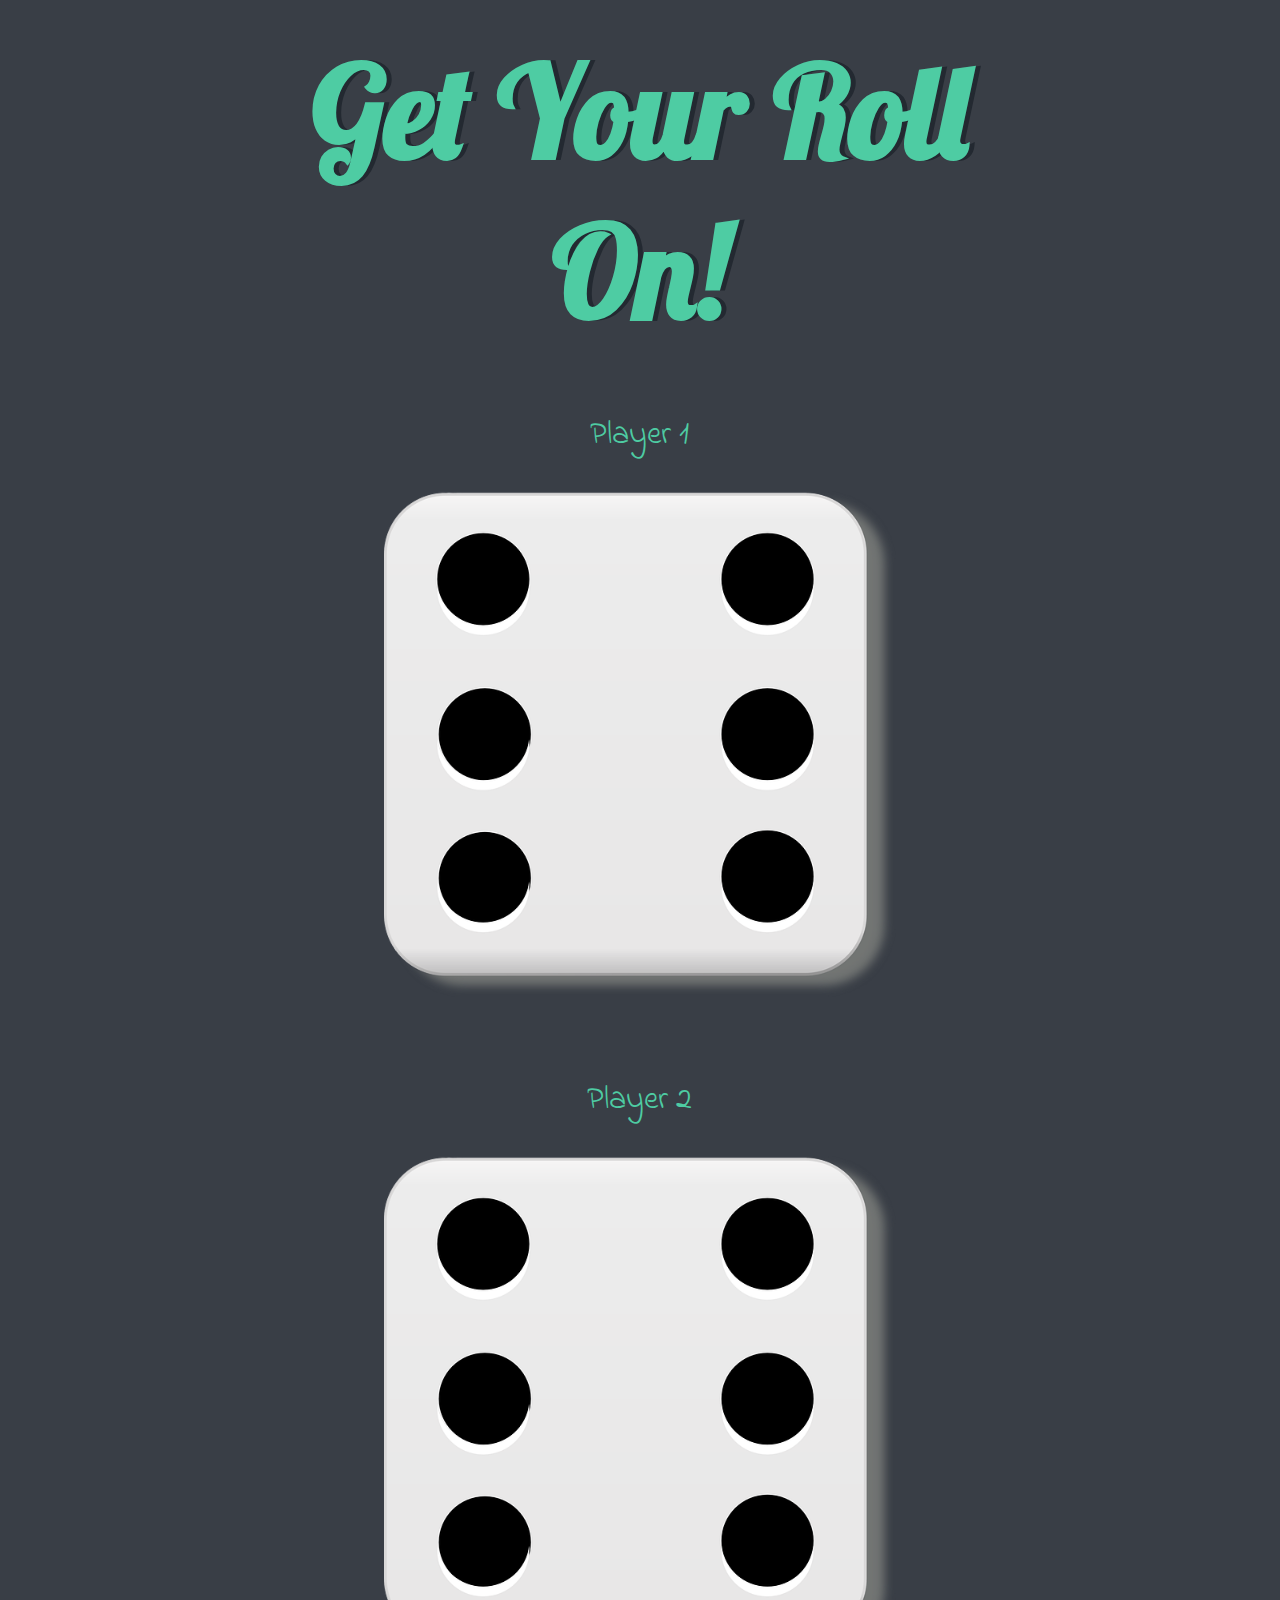
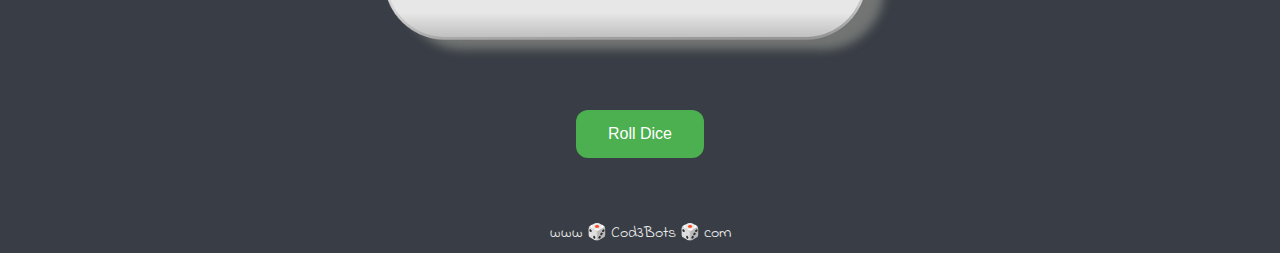
<file: index.html>
<!DOCTYPE html>
<html lang="en" dir="ltr">
  <head>
    <meta charset="utf-8">
    <title>Dicee</title>
    <link rel="stylesheet" href="styles.css">
    <link href="https://fonts.googleapis.com/css?family=Indie+Flower|Lobster" rel="stylesheet">




    <script src="https://code.jquery.com/jquery-3.3.1.slim.min.js" integrity="sha384-q8i/X+965DzO0rT7abK41JStQIAqVgRVzpbzo5smXKp4YfRvH+8abtTE1Pi6jizo" crossorigin="anonymous"></script>
    <script src="https://cdnjs.cloudflare.com/ajax/libs/popper.js/1.14.7/umd/popper.min.js" integrity="sha384-UO2eT0CpHqdSJQ6hJty5KVphtPhzWj9WO1clHTMGa3JDZwrnQq4sF86dIHNDz0W1" crossorigin="anonymous"></script>
    <script src="https://stackpath.bootstrapcdn.com/bootstrap/4.3.1/js/bootstrap.min.js" integrity="sha384-JjSmVgyd0p3pXB1rRibZUAYoIIy6OrQ6VrjIEaFf/nJGzIxFDsf4x0xIM+B07jRM" crossorigin="anonymous"></script>



  </head>
  <body>
<!-- Dice -->
    <div class="container  col-lg-4">
      <h1>Get Your Roll On!</h1>

      <div class="dice">
        <p>Player 1</p>
        <img class="img1" src="images/dice6.png">
      </div>

      <div class="dice">
        <p>Player 2</p>
        <img class="img2" src="images/dice6.png">
      </div>

    </div>

<!-- Dice Button -->
  <div>
    <button onclick="rollDice()" class="btn roll-button btn-dark btn-lg" type="submit" id="submit">Roll Dice</button>
  </div>
    

<script src="index.js" charset="utf-8"></script>
  </body>

  <footer>
    www 🎲 Cod3Bots 🎲 com
  </footer>
</html>
</file>
<file: styles.css>
.container {
  width: 70%;
  margin: auto;
  text-align: center;
}

.dice {
  text-align: center;
  display: inline-block;
  padding-bottom: 5%;
}

body {
  background-color: #393E46;
  text-align: center;
}

h1 {
  margin: 30px;
  font-family: 'Lobster', cursive;
  text-shadow: 5px 0 #232931;
  font-size: 8rem;
  color: #4ECCA3;
}

p {
  font-size: 2rem;
  color: #4ECCA3;
  font-family: 'Indie Flower', cursive;
}

img {
  width: 80%;
}

footer {
  margin-top: 5%;
  color: #EEEEEE;
  text-align: center;
  font-family: 'Indie Flower', cursive;
}

.roll-button {
  background-color: #4CAF50;
  /* Green */
  border: none;
  color: white;
  padding: 15px 32px;
  text-align: center;
  text-decoration: none;
  display: inline-block;
  font-size: 16px;
  background-color: #e7e7e7 color: black;
  border-radius: 12px;

}
</file>
